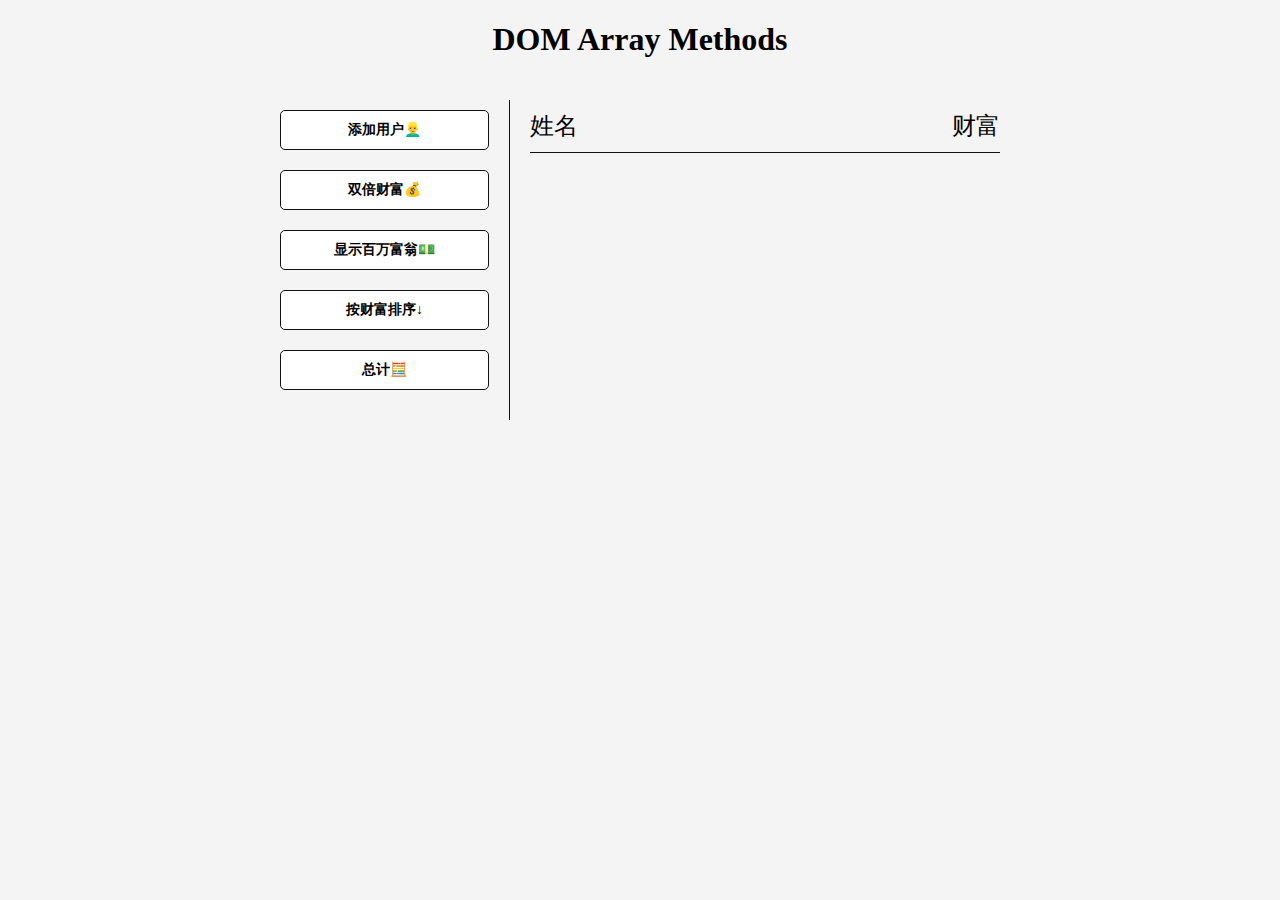
<file: dom-array-methods/index.html>
<!DOCTYPE html>
<html lang="en">
<head>
  <meta charset="UTF-8">
  <meta http-equiv="X-UA-Compatible" content="IE=edge">
  <meta name="viewport" content="width=device-width, initial-scale=1.0">
  <title>dom-array-methods</title>
  <link rel="stylesheet" href="style.css">
</head>
<body>
  <h1>DOM Array Methods</h1>
  <div class="container">
    <aside>
      <button id="add-user">添加用户👱‍♂</button>
      <button id="double">双倍财富💰</button>
      <button id="show-millionaires">显示百万富翁💵</button>
      <button id="sort">按财富排序↓</button>
      <button id="calculate-wealth">总计🧮</button>
    </aside>
    <main id="main">
      <h2><strong>姓名</strong>财富</h2>
    </main>
  </div>
  <script src="script.js"></script>
</body>
</html>
</file>
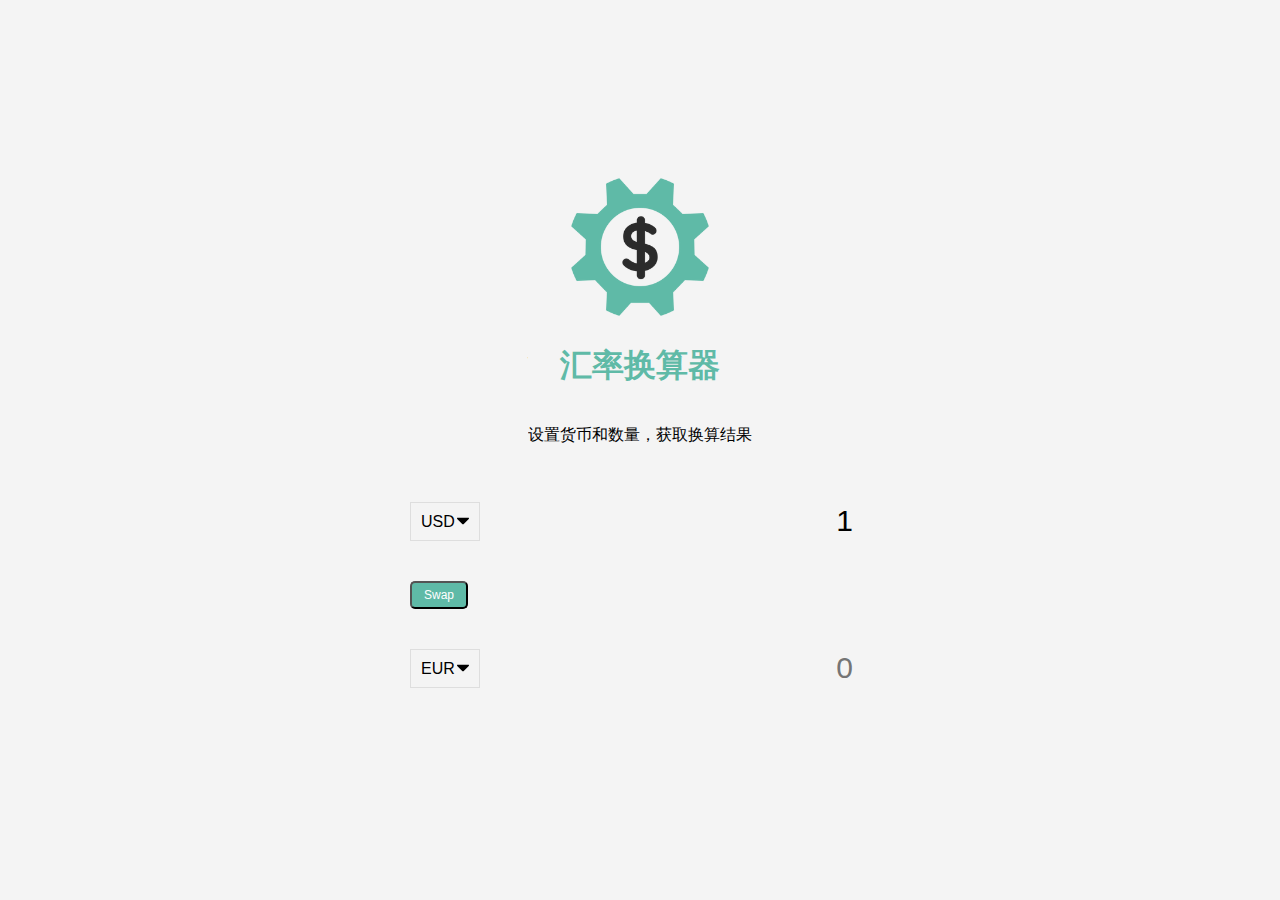
<file: exchange-rate-calculator/index.html>
<!DOCTYPE html>
<html lang="en">
<head>
  <meta charset="UTF-8">
  <meta http-equiv="X-UA-Compatible" content="IE=edge">
  <meta name="viewport" content="width=device-width, initial-scale=1.0">
  <title>exchange-reate-calculator</title>
  <link rel="stylesheet" href="style.css">
</head>
<body>
  <img src="img/money.png" alt="money-img" class="money-img">
  <h1>汇率换算器</h1>
  <p>设置货币和数量，获取换算结果</p>
  <div class="container">
    <div class="currency">
      <select class="currency-one" id="currency-one">
        <option value="AED">AED</option>
          <option value="ARS">ARS</option>
          <option value="AUD">AUD</option>
          <option value="BGN">BGN</option>
          <option value="BRL">BRL</option>
          <option value="BSD">BSD</option>
          <option value="CAD">CAD</option>
          <option value="CHF">CHF</option>
          <option value="CLP">CLP</option>
          <option value="CNY">CNY</option>
          <option value="COP">COP</option>
          <option value="CZK">CZK</option>
          <option value="DKK">DKK</option>
          <option value="DOP">DOP</option>
          <option value="EGP">EGP</option>
          <option value="EUR">EUR</option>
          <option value="FJD">FJD</option>
          <option value="GBP">GBP</option>
          <option value="GTQ">GTQ</option>
          <option value="HKD">HKD</option>
          <option value="HRK">HRK</option>
          <option value="HUF">HUF</option>
          <option value="IDR">IDR</option>
          <option value="ILS">ILS</option>
          <option value="INR">INR</option>
          <option value="ISK">ISK</option>
          <option value="JPY">JPY</option>
          <option value="KRW">KRW</option>
          <option value="KZT">KZT</option>
          <option value="MXN">MXN</option>
          <option value="MYR">MYR</option>
          <option value="NOK">NOK</option>
          <option value="NZD">NZD</option>
          <option value="PAB">PAB</option>
          <option value="PEN">PEN</option>
          <option value="PHP">PHP</option>
          <option value="PKR">PKR</option>
          <option value="PLN">PLN</option>
          <option value="PYG">PYG</option>
          <option value="RON">RON</option>
          <option value="RUB">RUB</option>
          <option value="SAR">SAR</option>
          <option value="SEK">SEK</option>
          <option value="SGD">SGD</option>
          <option value="THB">THB</option>
          <option value="TRY">TRY</option>
          <option value="TWD">TWD</option>
          <option value="UAH">UAH</option>
          <option value="USD" selected>USD</option>
          <option value="UYU">UYU</option>
          <option value="VND">VND</option>
          <option value="ZAR">ZAR</option>
      </select>
      <input type="number" id="amount-one" value="1">
    </div>

    <div class="swap-rate-container">
      <button class="btn" id="swap">Swap</button>
      <div class="rate" id="rate"></div>
    </div>

    <div class="currency">
      <select id="currency-two">
        <option value="AED">AED</option>
        <option value="ARS">ARS</option>
        <option value="AUD">AUD</option>
        <option value="BGN">BGN</option>
        <option value="BRL">BRL</option>
        <option value="BSD">BSD</option>
        <option value="CAD">CAD</option>
        <option value="CHF">CHF</option>
        <option value="CLP">CLP</option>
        <option value="CNY">CNY</option>
        <option value="COP">COP</option>
        <option value="CZK">CZK</option>
        <option value="DKK">DKK</option>
        <option value="DOP">DOP</option>
        <option value="EGP">EGP</option>
        <option value="EUR" selected>EUR</option>
        <option value="FJD">FJD</option>
        <option value="GBP">GBP</option>
        <option value="GTQ">GTQ</option>
        <option value="HKD">HKD</option>
        <option value="HRK">HRK</option>
        <option value="HUF">HUF</option>
        <option value="IDR">IDR</option>
        <option value="ILS">ILS</option>
        <option value="INR">INR</option>
        <option value="ISK">ISK</option>
        <option value="JPY">JPY</option>
        <option value="KRW">KRW</option>
        <option value="KZT">KZT</option>
        <option value="MXN">MXN</option>
        <option value="MYR">MYR</option>
        <option value="NOK">NOK</option>
        <option value="NZD">NZD</option>
        <option value="PAB">PAB</option>
        <option value="PEN">PEN</option>
        <option value="PHP">PHP</option>
        <option value="PKR">PKR</option>
        <option value="PLN">PLN</option>
        <option value="PYG">PYG</option>
        <option value="RON">RON</option>
        <option value="RUB">RUB</option>
        <option value="SAR">SAR</option>
        <option value="SEK">SEK</option>
        <option value="SGD">SGD</option>
        <option value="THB">THB</option>
        <option value="TRY">TRY</option>
        <option value="TWD">TWD</option>
        <option value="UAH">UAH</option>
        <option value="USD">USD</option>
        <option value="UYU">UYU</option>
        <option value="VND">VND</option>
        <option value="ZAR">ZAR</option>
      </select>
      <input type="number" id="amount-two" placeholder="0">
    </div>
  </div>
  <script src="script.js"></script>
</body>
</html>
</file>
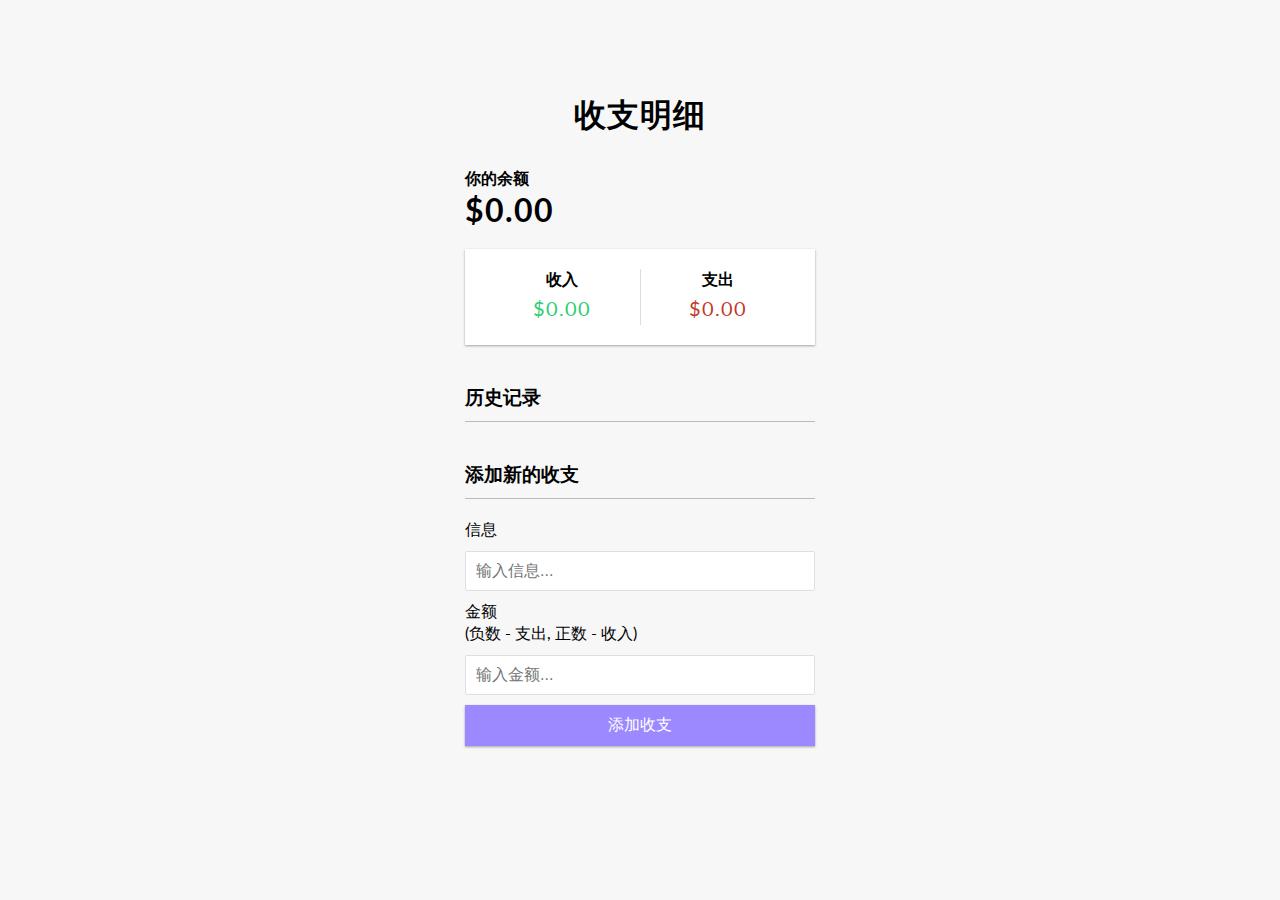
<file: expense-tracker/index.html>
<!DOCTYPE html>
<html lang="en">
<head>
  <meta charset="UTF-8">
  <meta http-equiv="X-UA-Compatible" content="IE=edge">
  <meta name="viewport" content="width=device-width, initial-scale=1.0">
  <title>expense-tracker</title>
  <link rel="stylesheet" href="style.css">
</head>
<body>
  <h1>收支明细</h1>
  <div class="container">
    <h4>你的余额</h4>
    <h1 id="balance">$0.00</h1>
    <div class="inc-exp-container">
      <div>
        <h4>收入</h4>
        <p id="money-plus" class="money plus">$0.00</p>
      </div>
      <div>
        <h4>支出</h4>
        <p id="money-minus" class="money minus">$0.00</p>
      </div>
    </div>
    

    <h3>历史记录</h3>
    <ul id="list" class="list"></ul>
    <h3>添加新的收支</h3>
    <form id="form">
      <div class="form-control">
        <label for="text">信息</label>
        <input type="text" id="text" placeholder="输入信息...">
      </div>
      <div class="form-control">
        <label for="amount">
          金额<br>
          (负数 - 支出, 正数 - 收入)
        </label>
        <input type="number" id="amount" step="0.01" placeholder="输入金额...">
      </div>
      <button class="btn" type="submit">添加收支</button>
    </form>
  </div>
  <script src="script.js"></script>
</body>
</html>
</file>
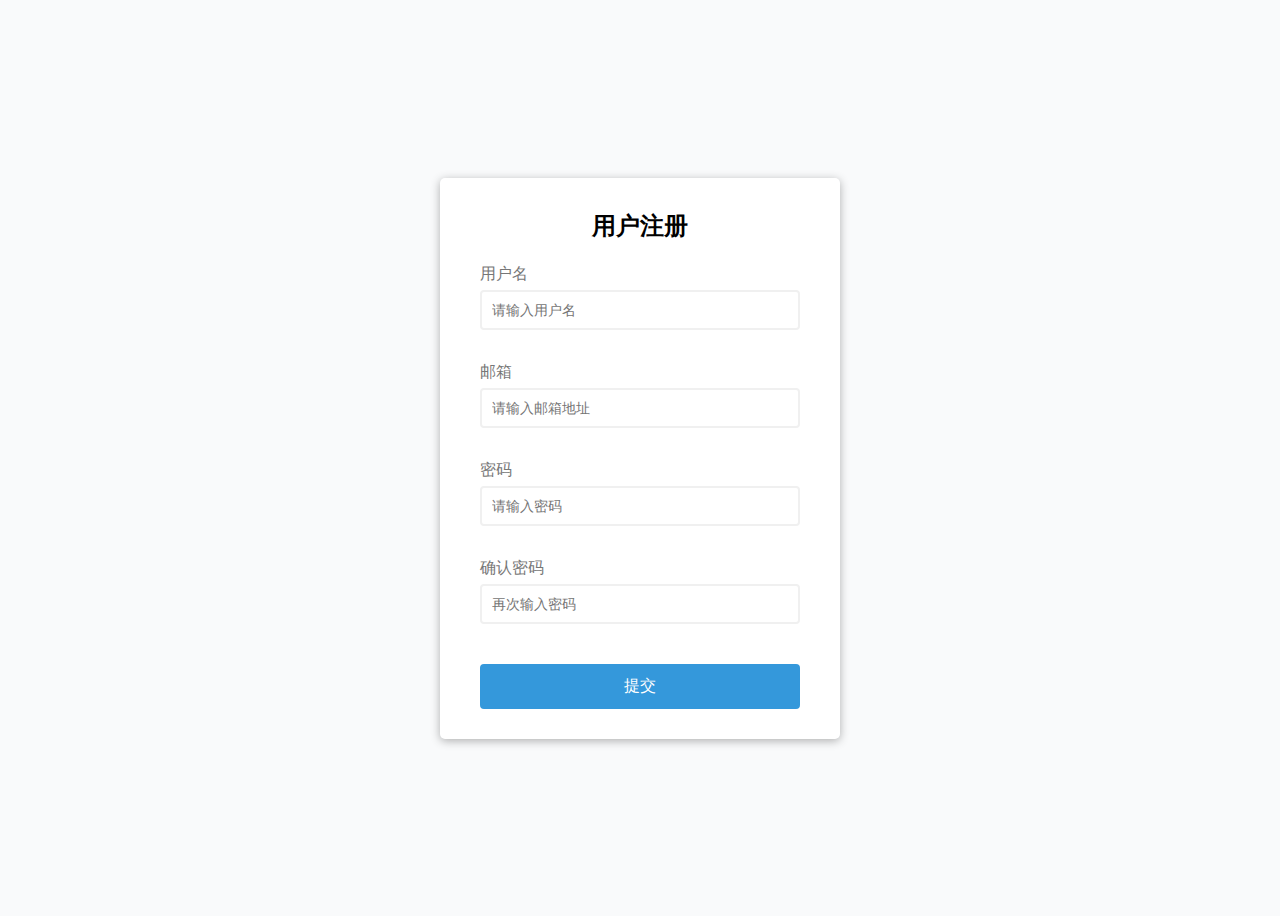
<file: form-validator/index.html>
<!DOCTYPE html>
<html lang="en">
<head>
  <meta charset="UTF-8"/>
  <meta name="viewport" content="width=device-width, initial-scale=1.0"/>
  <meta http-equiv="X-UA-Compatible" content="ie=edge"/>
  <link rel="stylesheet" href="style.css"/>
  <title>form-validator</title>
</head>
<body>
<div class="container">
  <form id="form" class="form">
    <h2>用户注册</h2>

    <div class="form-control">
      <label for="username">用户名</label>
      <input type="text" id="username" placeholder="请输入用户名">
      <small>Error message</small>
    </div>

    <div class="form-control">
      <label for="email">邮箱</label>
      <input type="text" id="email" placeholder="请输入邮箱地址">
      <small>Error message</small>
    </div>

    <div class="form-control">
      <label for="password">密码</label>
      <input type="password" id="password" placeholder="请输入密码">
      <small>Error message</small>
    </div>

    <div class="form-control">
      <label for="passwordConfirm">确认密码</label>
      <input type="password" id="passwordConfirm" placeholder="再次输入密码">
      <small>Error message</small>
    </div>

    <button>提交</button>
  </form>
</div>

<script src="script.js"></script>
</body>
</html>
</file>
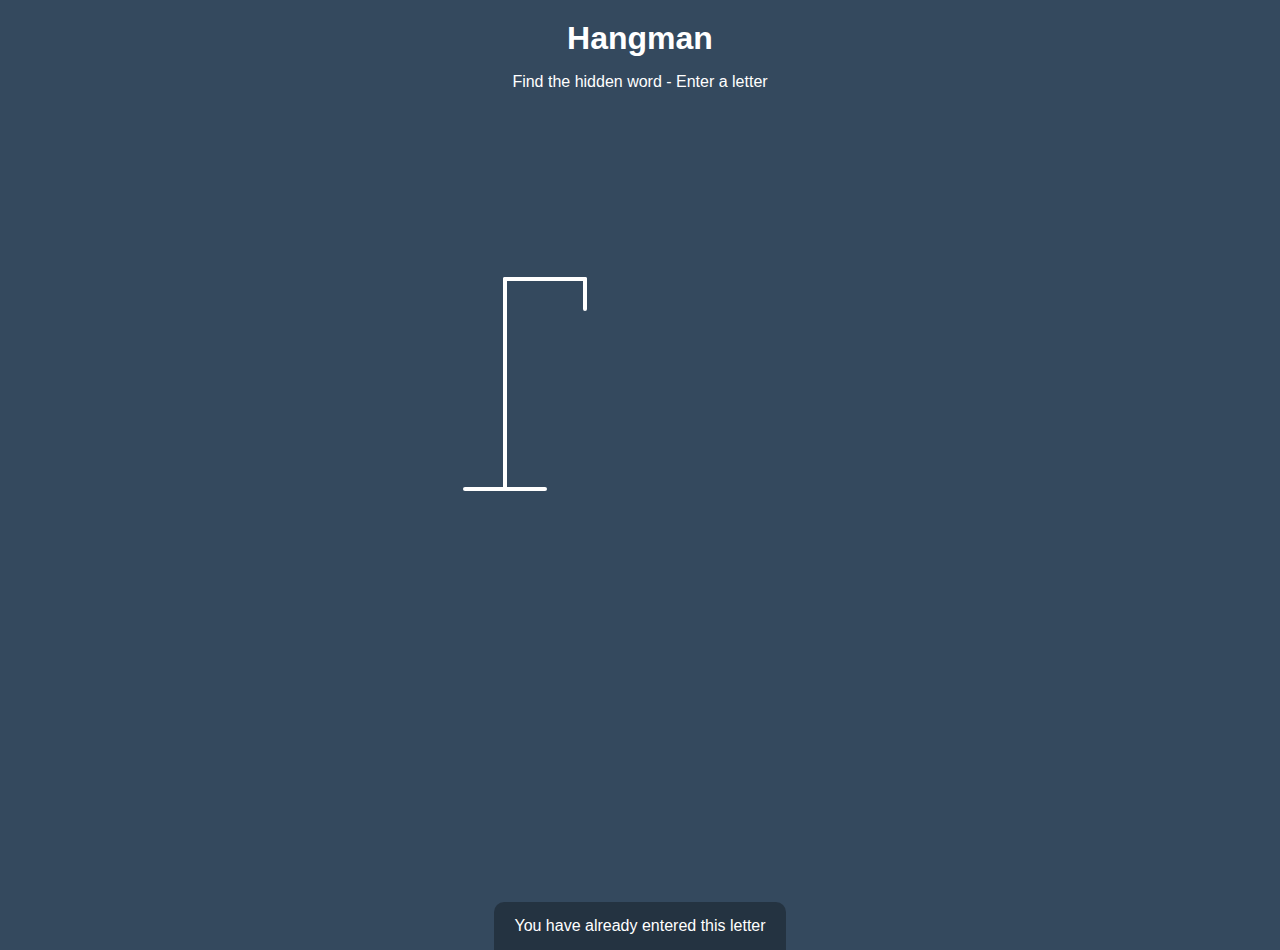
<file: hangman-game/index.html>
<!DOCTYPE html>
<html lang="en">
<head>
  <meta charset="UTF-8">
  <meta http-equiv="X-UA-Compatible" content="IE=edge">
  <meta name="viewport" content="width=device-width, initial-scale=1.0">
  <title>hangman-game</title>
  <link rel="stylesheet" href="style.css">
</head>
<body>
  <h1>Hangman</h1>
  <P>Find the hidden word - Enter a letter</P>
  <div class="game-container">
    <svg height="250" width="200" class="figure-container">
      <!-- Rod -->
      <line x1="60" y1="20" x2="140" y2="20"></line>
      <line x1="140" y1="20" x2="140" y2="50"></line>
      <line x1="60" y1="20" x2="60" y2="230"></line>
      <line x1="20" y1="230" x2="100" y2="230"></line>
      <!-- Head -->
      <circle cx="140" cy="70" r="20" class="figure-part"></circle>
      <!-- Body -->
      <line x1="140" y1="90" x2="140" y2="150" class="figure-part"></line>
      <!-- Arms -->
      <line x1="140" y1="120" x2="120" y2="100" class="figure-part"></line>
      <line x1="140" y1="120" x2="160" y2="100" class="figure-part"></line>
      <!-- Legs -->
      <line x1="140" y1="150" x2="120" y2="180" class="figure-part"></line>
      <line x1="140" y1="150" x2="160" y2="180" class="figure-part"></line>
    </svg>
    <div class="wrong-letters-container">
      <div id="worng-letters"></div>
    </div>
    
    <div class="wrong-letters-container">
      <div id="wrong-letters"></div>
    </div>

    <div class="word" id="word">
      <!-- add spans here -->
    </div>
  </div>
  <!-- Container for final message -->
  <div class="popup-container" id="popup-container">
    <div class="popup">
      <h2 id="final-message"></h2>
      <h3 id="final-message-reveal-word"></h3>
      <button id="play-button">Play Again</button>
    </div>
  </div>
  <!-- Notification -->
  <div class="notification-container" id="notification-container">
    <p>You have already entered this letter</p>
  </div>
  <script src="script.js"></script>
</body>
</html>
</file>
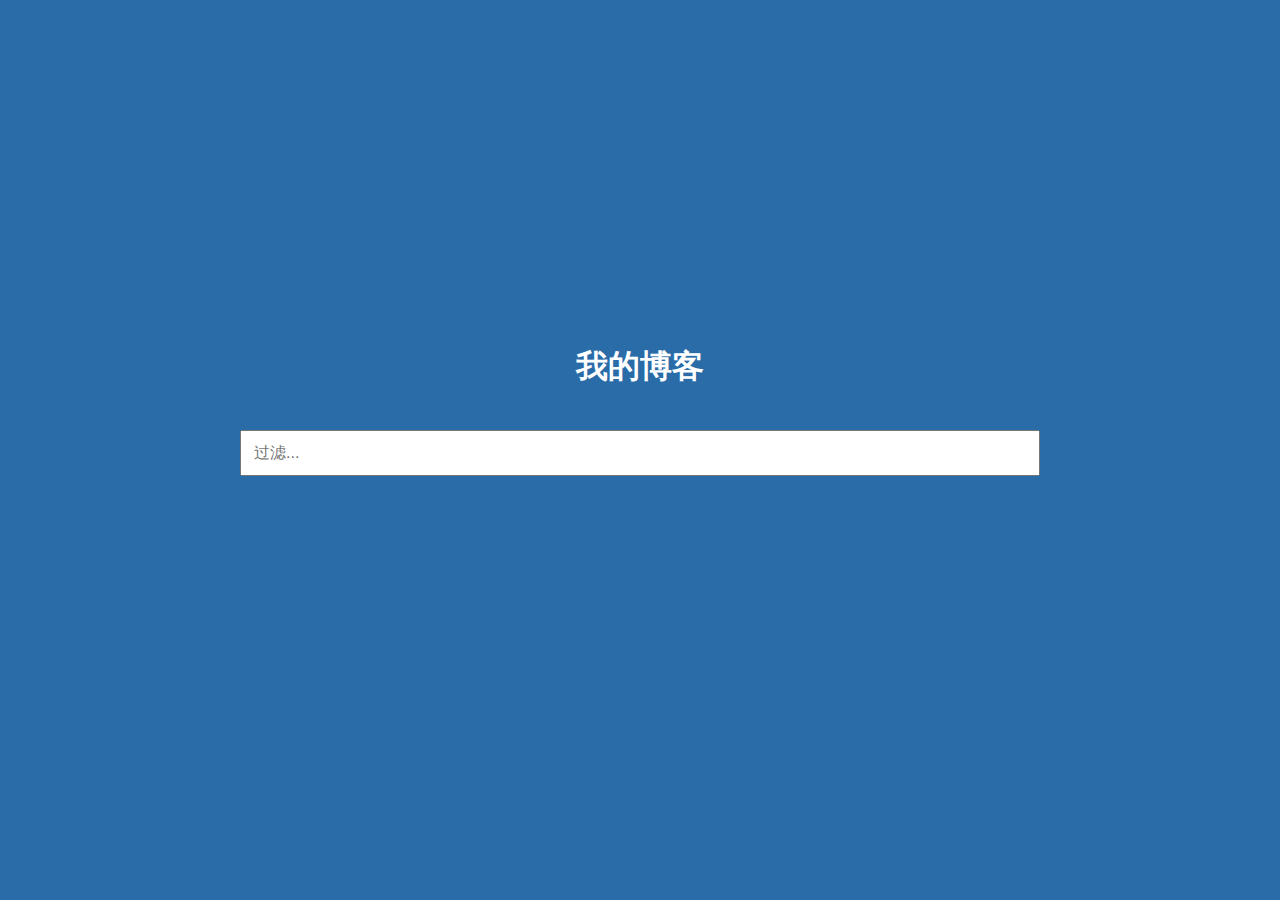
<file: infinite-scroll-blog/index.html>
<!DOCTYPE html>
<html lang="en">
<head>
  <meta charset="UTF-8">
  <meta http-equiv="X-UA-Compatible" content="IE=edge">
  <meta name="viewport" content="width=device-width, initial-scale=1.0">
  <link rel="stylesheet" href="style.css">
  <title>infinite-scroll-blog</title>
</head>
<body>
  <h1>我的博客</h1>
  <div class="filter-container">
    <input type="text" id="filter" class="filter" placeholder="过滤...">
  </div>
  <div id="posts-container">
    
  </div>

  <div class="loader">
    <div class="circle"></div>
    <div class="circle"></div>
    <div class="circle"></div>
  </div>
  <script src="script.js"></script>
</body>
</html>
</file>
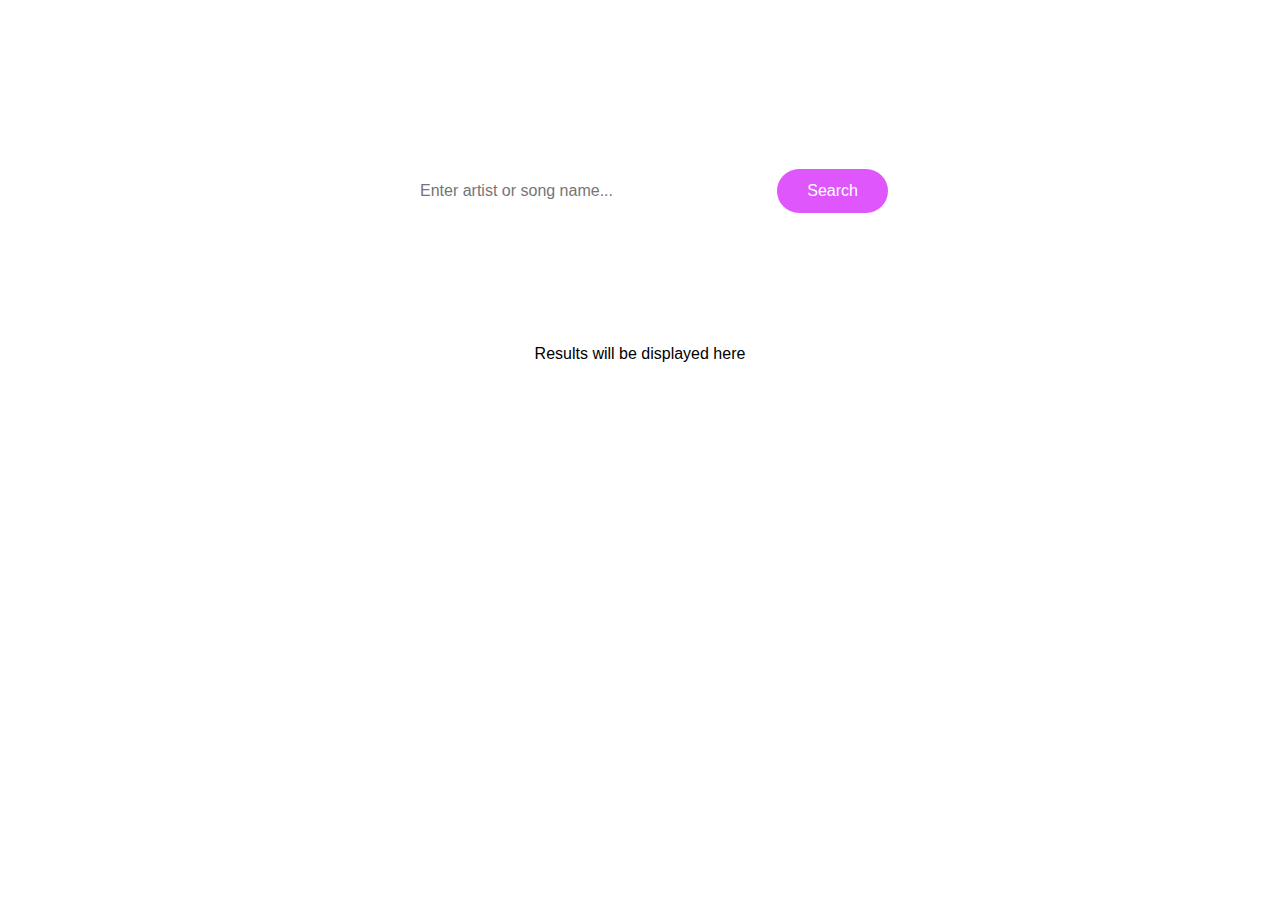
<file: lyrics-search/index.html>
<!DOCTYPE html>
<html lang="en">
<head>
  <meta charset="UTF-8">
  <meta http-equiv="X-UA-Compatible" content="IE=edge">
  <meta name="viewport" content="width=device-width, initial-scale=1.0">
  <title>lyrics-search</title>
  <link rel="stylesheet" href="style.css">
</head>
<body>
  <header>
    <h1>LyricsSearch</h1>
    <form id="form">
      <input type="text" id="search" placeholder="Enter artist or song name...">
      <button>Search</button>
    </form>
  </header>

  <div id="result" class="container">
    <p>Results will be displayed here</p>
  </div>
  <div id="more" class="container centered"></div>  
  <script src="script.js"></script>
</body>
</html>
</file>
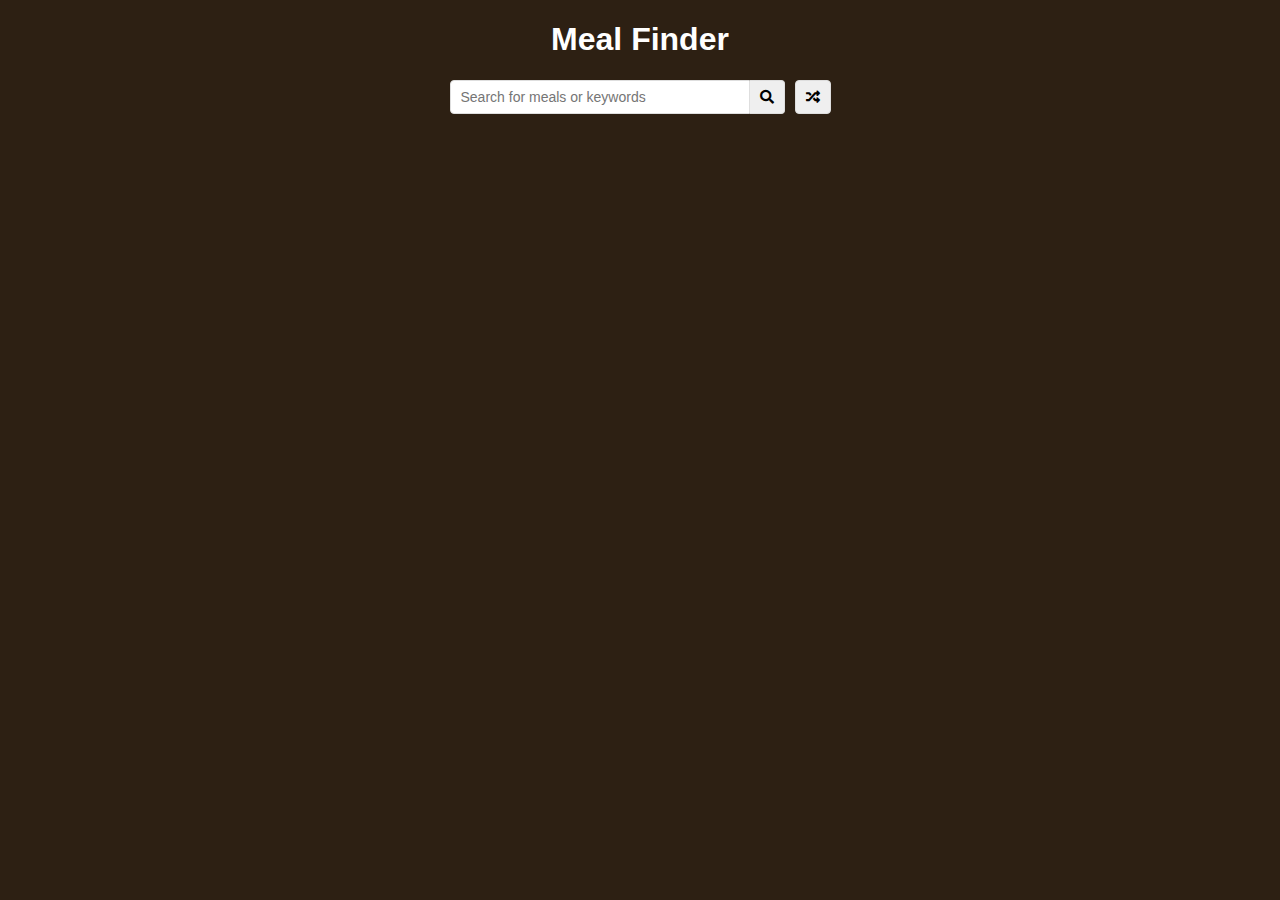
<file: meal-finder/index.html>
<!DOCTYPE html>
<html lang="en">
<head>
  <meta charset="UTF-8">
  <meta http-equiv="X-UA-Compatible" content="IE=edge">
  <meta name="viewport" content="width=device-width, initial-scale=1.0">
  <title>meal-finder</title>
  <link rel="stylesheet" href="style.css">
  <link
      rel="stylesheet"
      href="https://cdnjs.cloudflare.com/ajax/libs/font-awesome/5.10.2/css/all.min.css"
    />
</head>
<body>
  <div class="container">
    <h1>Meal Finder</h1>
    <div class="flex">
      <form class="flex" id="submit">
        <input type="text" id="search" placeholder="Search for meals or keywords">
        <button class="search-btn" type="submit">
          <i class="fas fa-search"></i>
        </button>
      </form>
      <button class="random-btn" id="random">
        <i class="fas fa-random"></i>
      </button>
    </div>
    <div id="result-heading"></div>
    <div id="meals" class="meals"></div>
    <div id="single-meal"></div>
  </div>
  
  
  <script src="script.js"></script>
</body>
</html>
</file>
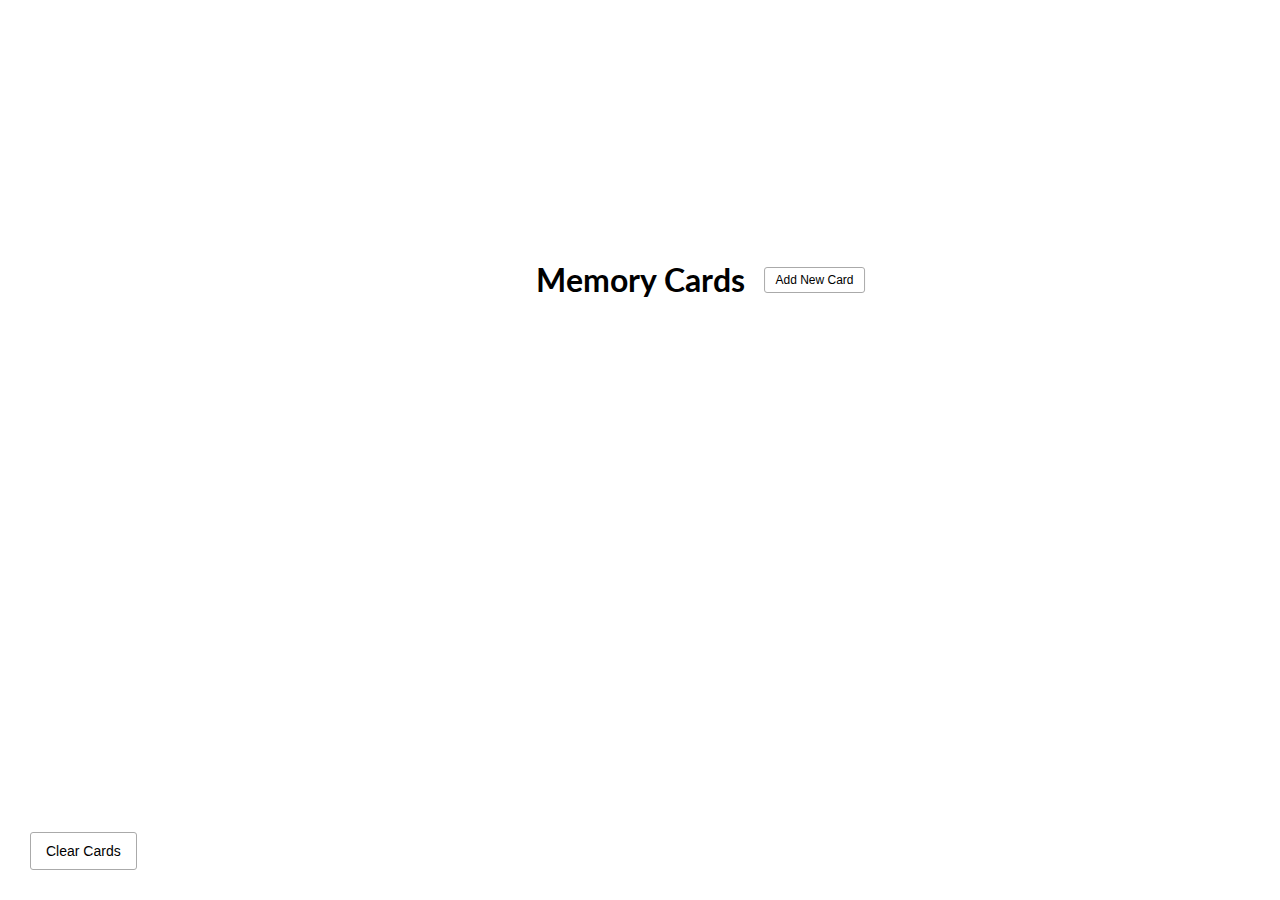
<file: memory-cards/index.html>
<!DOCTYPE html>
<html lang="en">
<head>
  <meta charset="UTF-8">
  <meta http-equiv="X-UA-Compatible" content="IE=edge">
  <meta name="viewport" content="width=device-width, initial-scale=1.0">
  <title>memory-cards</title>
  <link rel="stylesheet" href="style.css">
  <link
      rel="stylesheet"
      href="https://cdnjs.cloudflare.com/ajax/libs/font-awesome/5.11.2/css/all.min.css"
      integrity="sha256-+N4/V/SbAFiW1MPBCXnfnP9QSN3+Keu+NlB+0ev/YKQ="
      crossorigin="anonymous"
    />
</head>
<body>
  <button id="clear" class="clear btn">
    <i class="fas fa-trash"></i> Clear Cards
  </button>

  <h1>
    Memory Cards
    <button id="show" class="btn btn-small">
      <i class="fas fa-plus"></i> Add New Card
    </button>
  </h1>
  
  <div id="cards-container" class="cards">

  </div>

  <div class="navigation">
    <button id="prev" class="nav-button">
      <i class="fas fa-arrow-left"></i>
    </button>

    <p id="current"></p>

    <button id="next" class="nav-button">
      <i class="fas fa-arrow-right"></i>
    </button>
  </div>

  <div id="add-container" class="add-container">
    <h1>
      Add New Card
      <button id="hide" class="btn btn-small btn-ghost">
        <i class="fas fa-times"></i>
      </button>
    </h1>

    <div class="form-group">
      <label for="question">Question</label>
      <textarea id="question" placeholder="Enter question..."></textarea>
    </div>

    <div class="form-group">
      <label for="answer">Answer</label>
        <textarea id="answer" placeholder="Enter Answer..."></textarea>
    </div>
    <button id="add-card" class="btn">
      <i class="fas fa-plus"></i> Add Card
    </button>
  </div>
  <script src="script.js"></script>
</body>
</html>
</file>
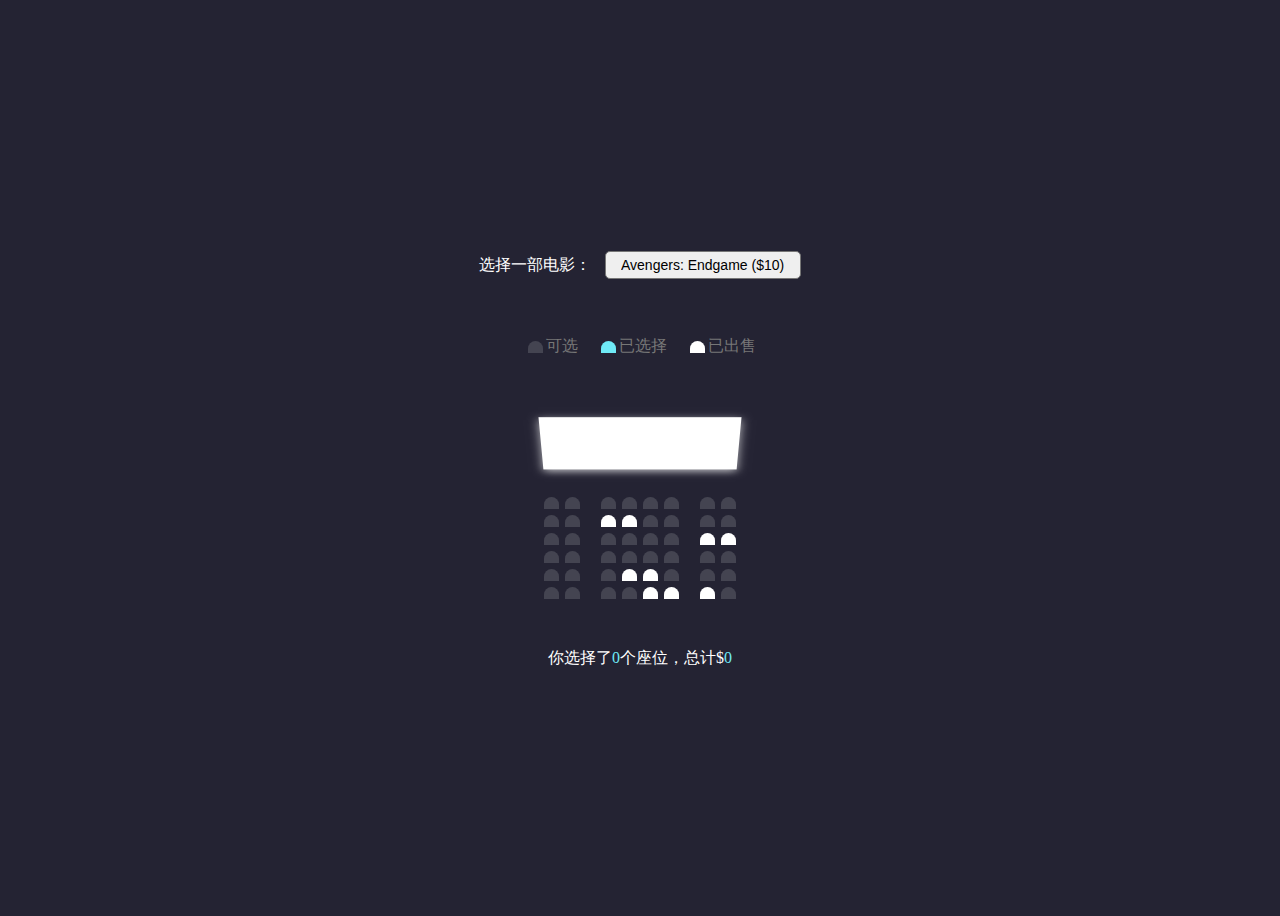
<file: movie-seat-booking/index.html>
<!DOCTYPE html>
<html lang="en">
<head>
  <meta charset="UTF-8">
  <meta http-equiv="X-UA-Compatible" content="IE=edge">
  <meta name="viewport" content="width=device-width, initial-scale=1.0">
  <link rel="stylesheet" href="style.css">
  <title>电影选座</title>
</head>
<body>
  <div class="movie-container">
    选择一部电影：
    <select id="movies">
      <option value="10">Avengers: Endgame ($10)</option>
      <option value="12">Joker ($12)</option>
      <option value="8">Toy Story 4 ($8)</option>
      <option value="9">The Lion King ($9)</option>
    </select>
  </div>
  <ul class="showcase">
    <li>
      <div class="seat"></div><p>可选</p>
    </li>
    <li>
      <div class="seat selected"></div><p>已选择</p>
    </li>
    <li>
      <div class="seat occupied"></div><p>已出售</p>
    </li>
  </ul>
  <div class="container">
    <div class="screen"></div>
    <div class="row">
      <div class="seat"></div>
      <div class="seat"></div>
      <div class="seat"></div>
      <div class="seat"></div>
      <div class="seat"></div>
      <div class="seat"></div>
      <div class="seat"></div>
      <div class="seat"></div>
    </div>
    <div class="row">
      <div class="seat"></div>
      <div class="seat"></div>
      <div class="seat occupied"></div>
      <div class="seat occupied"></div>
      <div class="seat"></div>
      <div class="seat"></div>
      <div class="seat"></div>
      <div class="seat"></div>
    </div>
    <div class="row">
      <div class="seat"></div>
      <div class="seat"></div>
      <div class="seat"></div>
      <div class="seat"></div>
      <div class="seat"></div>
      <div class="seat"></div>
      <div class="seat occupied"></div>
      <div class="seat occupied"></div>
    </div>
    <div class="row">
      <div class="seat"></div>
      <div class="seat"></div>
      <div class="seat"></div>
      <div class="seat"></div>
      <div class="seat"></div>
      <div class="seat"></div>
      <div class="seat"></div>
      <div class="seat"></div>
    </div>
    <div class="row">
      <div class="seat"></div>
      <div class="seat"></div>
      <div class="seat"></div>
      <div class="seat occupied"></div>
      <div class="seat occupied"></div>
      <div class="seat"></div>
      <div class="seat"></div>
      <div class="seat"></div>
    </div>
    <div class="row">
      <div class="seat"></div>
      <div class="seat"></div>
      <div class="seat"></div>
      <div class="seat"></div>
      <div class="seat occupied"></div>
      <div class="seat occupied"></div>
      <div class="seat occupied"></div>
      <div class="seat"></div>
    </div>
  </div>
  
  <p class="text">你选择了<span id="count">0</span>个座位，总计$<span id="total">0</span></p>
  <script src="script.js"></script>
</body>
</html>
</file>
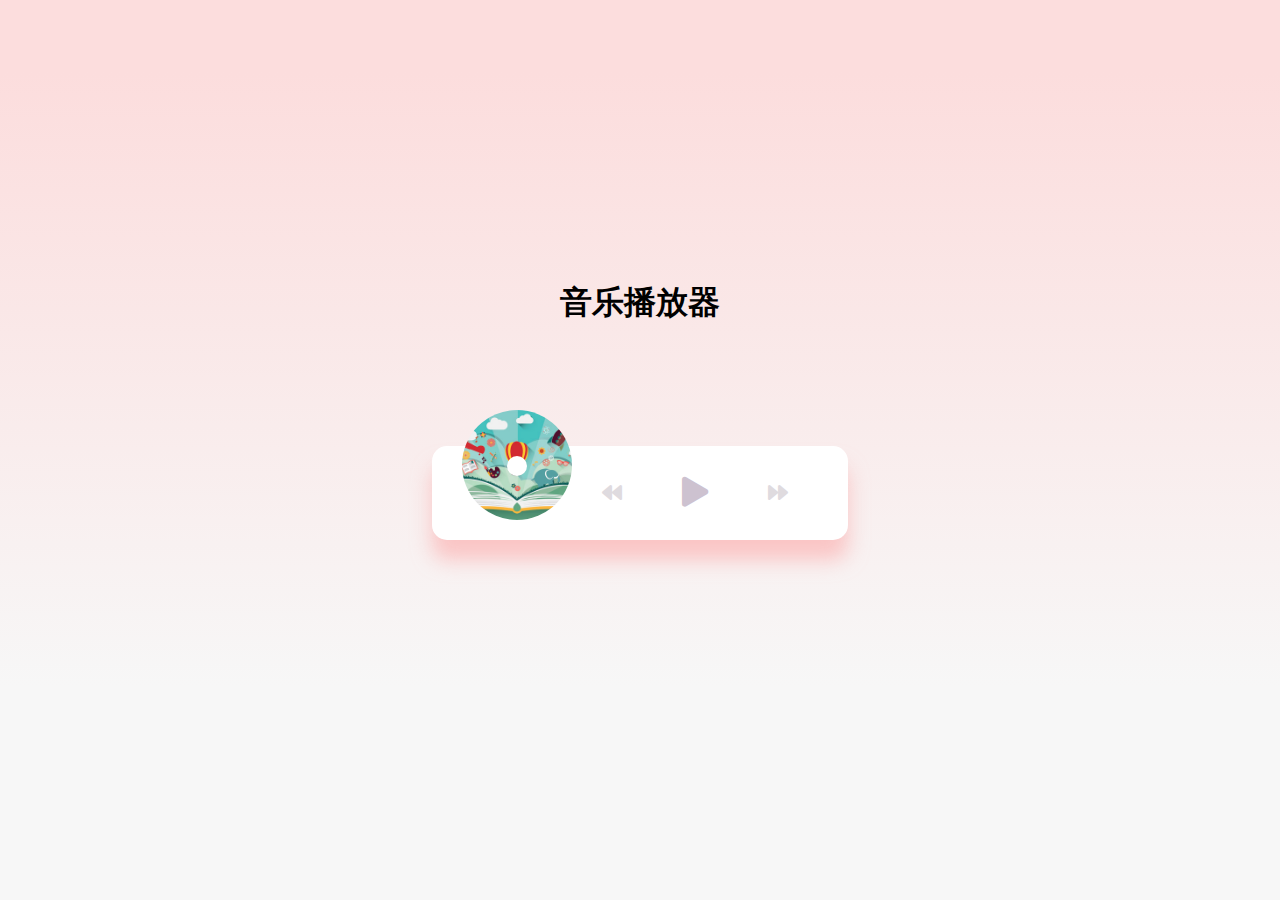
<file: music-player/index.html>
<!DOCTYPE html>
<html lang="en">
  <head>
    <meta charset="UTF-8" />
    <meta http-equiv="X-UA-Compatible" content="IE=edge" />
    <meta name="viewport" content="width=device-width, initial-scale=1.0" />
    <link rel="stylesheet" href="style.css" />
    <link
      rel="stylesheet"
      href="https://cdnjs.cloudflare.com/ajax/libs/font-awesome/5.10.2/css/all.min.css"
    />
    <title>music-player</title>
  </head>
  <body>
    <h1>音乐播放器</h1>
    <div class="music-container" id="music-container">
      <div class="music-info">
        <h4 id="title"></h4>
        <div class="progress-container" id="progress-container">
          <div class="progress" id="progress"></div>
        </div>
      </div>

      <audio src="music/ukulele.mp3" id="audio"></audio>

      <div class="img-container">
        <img src="images/ukulele.jpg" alt="music-cover" id="cover" />
      </div>

      <div class="navigation">
        <button id="prev" class="action-btn">
          <i class="fas fa-backward"></i>
        </button>
        <button id="play" class="action-btn action-btn-big">
          <i class="fas fa-play"></i>
        </button>
        <button id="next" class="action-btn">
          <i class="fas fa-forward"></i>
        </button>
      </div>
    </div>
    <script src="script.js"></script>
  </body>
</html>
</file>
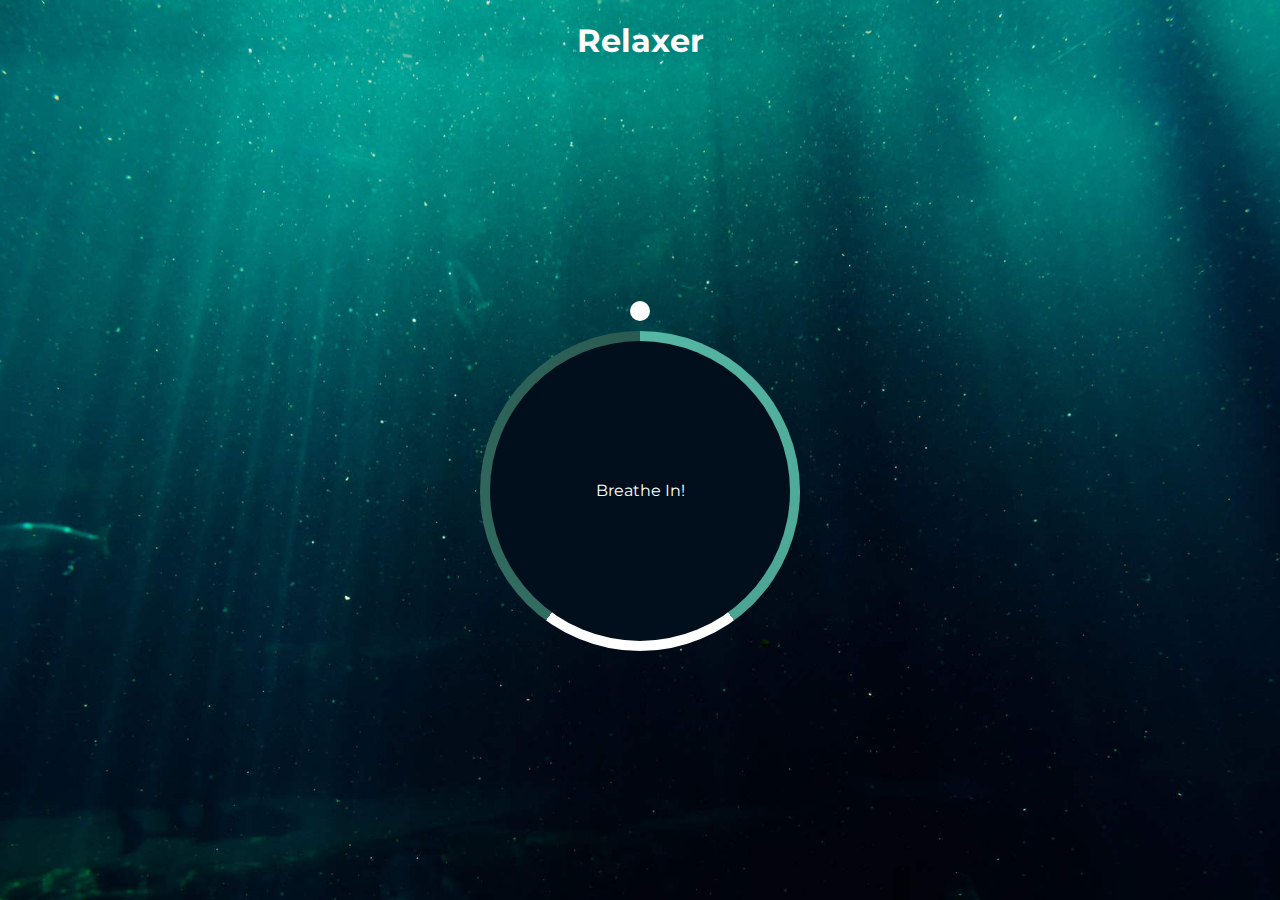
<file: relaxer-app/index.html>
<!DOCTYPE html>
<html lang="en">
<head>
  <meta charset="UTF-8">
  <meta http-equiv="X-UA-Compatible" content="IE=edge">
  <meta name="viewport" content="width=device-width, initial-scale=1.0">
  <link rel="stylesheet" href="style.css">
  <title>relaxer-app</title>
</head>
<body>
  <h1>Relaxer</h1>

  <div class="container" id="container">
    <div class="circle"></div>
    <p id="text"></p>
    <div class="pointer-container">
      <span class="pointer"></span>
    </div>
    <div class="gradient-circle"></div>
  </div>

<script src="script.js"></script>
</body>
</html>
</file>
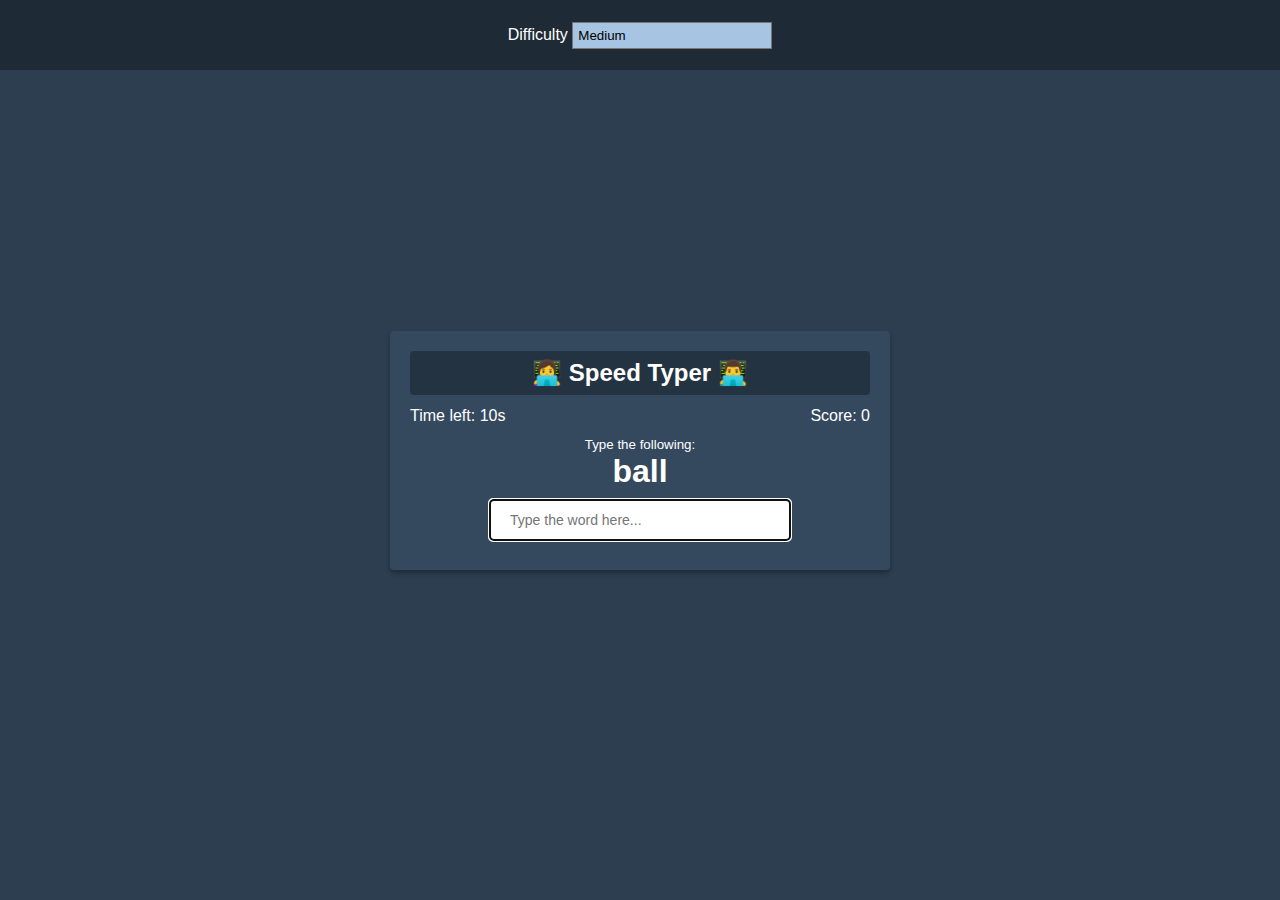
<file: typing-game/index.html>
<!DOCTYPE html>
<html lang="en">
  <head>
    <meta charset="UTF-8" />
    <meta http-equiv="X-UA-Compatible" content="IE=edge" />
    <meta name="viewport" content="width=device-width, initial-scale=1.0" />
    <title>speed-typer</title>
    <link rel="stylesheet" href="style.css" />
    <link
      rel="stylesheet"
      href="https://cdnjs.cloudflare.com/ajax/libs/font-awesome/5.11.2/css/all.min.css"
      integrity="sha256-+N4/V/SbAFiW1MPBCXnfnP9QSN3+Keu+NlB+0ev/YKQ="
      crossorigin="anonymous"
    />
  </head>
  <body>
    <div class="settings" id="settings">
      <form id="settings-form">
        <div>
          <label for="difficulty">Difficulty</label>
          <select id="difficulty">
            <option value="easy">Easy</option>
            <option value="medium">Medium</option>
            <option value="hard">Hard</option>
          </select>
        </div>
      </form>
    </div>

    <div class="container">
      <h2>👩‍💻 Speed Typer 👨‍💻</h2>
      <small>Type the following:</small>
      <h1 id="word"></h1>
      <input
        type="text"
        id="text"
        autocomplete="off"
        placeholder="Type the word here..."
        autofocus
      />
      <p class="time-container">Time left: <span id="time">10s</span></p>
      <p class="score-container">Score: <span id="score">0</span></p>
      <div id="end-game-container" class="end-game-container"></div>
    </div>
    <script src="script.js"></script>
  </body>
</html>
</file>
<file: dom-array-methods/style.css>
*{
  box-sizing: border-box;
}

body{
  background-color: #f4f4f4;
  display: flex;
  align-items: center;
  flex-direction: column;
  min-height: 100vh;
  margin:0;
}

.container{
  display: flex;
  padding: 20px;
  max-width: 100%;
  margin:0 auto;
  width: 800px;
}

aside{
  padding: 10px 20px;
  width: 250px;
  border-right: 1px solid #111;
}

main{
  padding:10px 20px;
  flex:1;
}

button{
  display: block;
  cursor:pointer;
  background-color: #fff;
  border: solid 1px #111;
  border-radius: 5px;
  width: 100%;
  padding: 10px;
  margin-bottom: 20px;
  font-weight: bold;
  font-size: 14px;
}

h2{
  border-bottom: 1px solid #111;
  padding-bottom: 10px;
  display: flex;
  justify-content: space-between;
  font-weight: 300;
  margin:0 0 20px;
}

.person{
  display: flex;
  justify-content: space-between;
  font-size: 20px;
  margin-bottom: 10px;
}

h3{
  background-color: #fff;
  border-bottom: 1px solid #111;
  padding: 10px;
  display: flex;
  justify-content: space-between;
  font-weight: 300;
  margin: 20px 0 0;
}
</file>
<file: exchange-rate-calculator/style.css>
*{
  box-sizing: border-box;
}
:root{
  --primary-color:#5fbaa7;
}

body{
  background-color: rgb(244, 244, 244);
  /* font-family: Arial, Helvetica, sans-serif; */
  display: flex;
  flex-direction: column;
  align-items: center;
  justify-content: center;
  height: 100vh;
  margin: 0px;
  padding: 20px;
}

img{
  width: 150px;
}

h1{
  color:var(--primary-color);
}
p{
  text-align: center;
}

.currency{
  padding:40px 0;
  display: flex;
  align-items: center;
  justify-content: space-around;
}

.currency select{
  appearance:none;
  font-size: 16px;
  padding:10px 20px 10px 10px;
  border: 1px solid rgb(222,222,222);

  background: transparent;
  background-image: url('data:image/svg+xml;charset=US-ASCII,%3Csvg%20xmlns%3D%22http%3A%2F%2Fwww.w3.org%2F2000%2Fsvg%22%20width%3D%22292.4%22%20height%3D%22292.4%22%3E%3Cpath%20fill%3D%22%20000002%22%20d%3D%22M287%2069.4a17.6%2017.6%200%200%200-13-5.4H18.4c-5%200-9.3%201.8-12.9%205.4A17.6%2017.6%200%200%200%200%2082.2c0%205%201.8%209.3%205.4%2012.9l128%20127.9c3.6%203.6%207.8%205.4%2012.8%205.4s9.2-1.8%2012.8-5.4L287%2095c3.5-3.5%205.4-7.8%205.4-12.8%200-5-1.9-9.2-5.5-12.8z%22%2F%3E%3C%2Fsvg%3E');
  background-position: right 10px top 50%, 0, 0;
  background-size: 12px auto, 100%;
  background-repeat: no-repeat;
}
.currency input{
  outline: transparent;
  border:0px;
  background: transparent;
  font-size: 30px;
  text-align: right;
}
.swap-rate-container{
  display: flex;
  align-items: center;
  justify-content: space-between;
}

.btn{
  color:#fff;
  background-color: var(--primary-color);
  cursor:pointer;
  border-radius:5px;
  font-size: 12px;
  padding:5px 12px;
}

.rate{
  color:var(--primary-color);
  font-size: 14px;
  padding:0 10px;
}
</file>
<file: expense-tracker/style.css>
@import url('https://fonts.googleapis.com/css?family=Lato&display=swap');

*{
  box-sizing: border-box;
}

:root {
  --box-shadow: 0 1px 3px rgba(0, 0, 0, 0.12), 0 1px 2px rgba(0, 0, 0, 0.24);
}

body{
  background-color: #f7f7f7;
  display: flex;
  flex-direction: column;
  align-items: center;
  justify-content: center;
  min-height: 100vh;
  margin:0;
  font-family: 'Lato', sans-serif;
}

.container{
  margin: 30px auto;
  width: 350px;
}
h4{
  margin:0;
  text-transform: uppercase;
}
h1{
  margin:0;
  letter-spacing: 1px;
}
.inc-exp-container{
  background-color: #fff;
  box-shadow: var(--box-shadow);
  padding: 20px;
  display: flex;
  justify-content: space-around;
  margin:20px 0;
}

.inc-exp-container > div{
  flex:1;
  text-align: center;
}


.inc-exp-container > div:first-of-type {
  border-right: 1px solid #dedede;
}

.money{
  font-size: 20px;
  letter-spacing: 1px;
  margin:5px 0;
}
.money.plus{
  color:#2ecc71;
}
.money.minus{
  color:#c0392b;
}
h3{
  border-bottom: 1px solid #bbb;
  padding-bottom: 10px;
  margin:40px 0 10px;
}

label{
  display: inline-block;
  margin:10px 0;
}
input{
  border:1px solid #dedede;
  border-radius: 2px;  
  display: block;
  font-size: 16px;
  padding: 10px;
  width: 100%;
}
.btn{
  cursor:pointer;
  background-color: #9c88ff;
  box-shadow: var(--box-shadow);
  color: #fff;
  border:0;
  display: block;
  font-size: 16px;
  margin:10px 0 30px;
  padding: 10px;
  width: 100%;
}

.delete-btn {
  cursor: pointer;
  background-color: #e74c3c;
  border: 0;
  color: #fff;
  font-size: 20px;
  line-height: 20px;
  padding: 2px 5px;
  position: absolute;
  top: 50%;
  left: 0;
  transform: translate(-100%, -50%);
  opacity: 0;
  transition: opacity 0.3s ease;
}
.list{
  list-style-type: none;
  padding: 0;
  margin-bottom: 40px;
}
.list li {
  background-color: #fff;
  box-shadow: var(--box-shadow);
  color: #333;
  display: flex;
  justify-content: space-between;
  position: relative;
  padding: 10px;
  margin: 10px 0;
}
.list li.minus {
  border-right: 5px solid #c0392b;
}
.list li.plus {
  border-right: 5px solid #2ecc71;
}

.list li:hover .delete-btn {
  opacity: 1;
}
</file>
<file: form-validator/style.css>
@import url("https://fonts.googleapis.com/css?family=Open+Sans&display=swap");

:root {
  --success-color: #2ecc71;
  --error-color: #e74c3c;
}

* {
  box-sizing: border-box;
}
body {
  background-color: #f9fafb;
  font-family: "Open Sans", sans-serif;

  display: flex;
  align-items: center;
  justify-content: center;
  min-height: 100vh;
}
.container {
  width: 400px;
  background-color: #fff;
  border-radius: 5px;
  box-shadow: 0 2px 10px rgba(0, 0, 0, 0.3);
}
.form {
  padding: 30px 40px;
}
h2 {
  text-align: center;
  margin: 0 0 20px;
}
.form-control {
  margin-bottom: 10px;
  padding-bottom: 20px;
  position: relative;
}
.form-control label {
  color: #777;
  display: block;
  margin-bottom: 5px;
}
.form-control input {
  border: 2px solid #f0f0f0;
  border-radius: 4px;
  display: block;
  width: 100%;
  padding: 10px;
  font-size: 14px;
}
.form-control input:focus {
  outline: none;
  border-color: #777;
}
.form-control.success input {
  border-color: var(--success-color);
}

.form-control.error input {
  border-color: var(--error-color);
}

.form-control small {
  color: var(--error-color);
  position: absolute;
  bottom: 0;
  left: 0;
  visibility: hidden;
}
.form-control.error small{
  visibility: visible;
}


form button {
  cursor: pointer;
  background-color: #3498db;
  border: 2px solid #3498db;
  border-radius: 4px;
  color: #fff;
  display: block;
  font-size: 16px;
  padding: 10px;
  margin-top: 20px;
  width: 100%;
}
</file>
<file: hangman-game/style.css>
*{
  box-sizing: border-box;
}

body{
  background-color: #34495e;
  color:#fff;
  font-family: Arial, Helvetica, sans-serif;
  margin:0;
  display: flex;
  flex-direction: column;
  align-items: center;
  height: 80vh;
  overflow: hidden;
}

h1{
  margin: 20px 0px 0px;
}

.game-container{
  padding:20px 30px;
  position: relative;
  margin:auto;
  height: 350px;
  width: 450px;
}

.wrong-letters-container{
  position: absolute;
  top: 20px;
  right: 20px;
  display: flex;
  flex-direction: column;
  text-align: right;
}
.word{
  display: flex;
  position: absolute;
  bottom: 10px;
  left: 50%;
  transform: translateX(-50%);
}

.letter{
  border-bottom: 3px solid rgb(41,128,185);
  display: inline-flex;
  font-size: 30px;
  align-items: center;
  justify-content: center;
  margin:0px 3px;
  height: 50px;
  width: 20px;
}

.popup-container{
  background-color: rgba(0,0,0,.3);
  position: fixed;
  inset:0;
  display: none;
  align-items: center;
  justify-content: center;
}
.popup-container.show{
  display: flex;
}

.notification-container{
  background-color: rgba(0,0,0,.3);
  border-radius: 10px 10px 0px 0px;
  padding:15px 20px;
  position:absolute;
  bottom:-50px;
  transition:transform 0.3s ease-in-out;
}

.figure-container{
  fill:transparent;
  stroke: #fff;
  stroke-width: 4px;
  stroke-linecap: round;
}

.figure-part{
  display: none;
}

.figure-part.show{
  display: initial;
}

.popup{
  background-color: #2980b9;
  border-radius: 5px;
  box-shadow: 0 15px 10px 3px rgba(0, 0, 0, 0.1);
  padding: 20px;
  text-align: center;
}

.popup button{
  cursor:pointer;
  background-color: #fff;
  color:#2980b9;
  border:0;
  margin-top: 20px;
  padding: 12px 20px;
  font-style: 16px;
}

.notification-container p{
  margin:0;
}

.notification-container.show {
  transform: translateY(-50px);
}
</file>
<file: infinite-scroll-blog/style.css>
*{
  box-sizing: border-box;
}
body{
  background-color: #296ca8;
  color:#fff;
  font-family: 'Roboto', sans-serif;
  display: flex;
  flex-direction: column;
  align-items: center;
  justify-content: center;
  min-height: 100vh;
  margin:0;
  padding-bottom: 100px;
}

.filter-container{
  margin-top: 20px;
  width: 80vw;
  max-width: 800px;
}

.filter{
  width: 100%;
  padding: 12px;
  font-size: 16px;
}

.post{
  position: relative;
  background-color: #4992d3;
  box-shadow: 0 2px 4px rgb(0,0,0,.3);
  border-radius: 3px;
  padding: 20px;
  margin:40px 0;
  display: flex;
  width: 80vw;
  max-width: 800px;
}

.loader{
  opacity:0;
  display: flex;
  position: fixed;
  bottom:50px;
  transition: opacity 0.3s ease;
}

.loader.show {
  opacity: 1;
}

.circle{
  background-color: #fff;
  width: 10px;
  height: 10px;
  border-radius: 5px;
  margin:5px;
  animation: bounce 0.5s ease-in infinite;
}

.circle:nth-child(2){
  animation-delay: 0.1s;
}
.circle:nth-child(3){
  animation-delay: 0.2s;
}

.post .number {
  position: absolute;
  top: -15px;
  left: -15px;
  font-size: 15px;
  width: 40px;
  height: 40px;
  border-radius: 50%;
  background: #fff;
  color: #296ca8;
  display: flex;
  align-items: center;
  justify-content: center;
  padding: 7px 10px;
}

@keyframes bounce {
  50%{
    transform: translateY(10px);
  }
  
}
</file>
<file: lyrics-search/style.css>
* {
  box-sizing: border-box;
}

body {
  background-color: #fff;
  font-family: Arial, Helvetica, sans-serif;
  margin: 0;
}

header {
  background-image: url("https://images.unsplash.com/photo-1510915361894-db8b60106cb1?ixlib=rb-1.2.1&ixid=eyJhcHBfaWQiOjEyMDd9&auto=format&fit=crop&w=1350&q=80");
  background-repeat: no-repeat;
  background-size: cover;
  background-position: center center;
  color: #fff;
  display: flex;
  flex-direction: column;
  align-items: center;
  justify-content: center;
  padding: 100px 0;
  position: relative;
}

header h1 {
  margin: 0 0 30px;
}
header * {
  z-index: 1;
}

form {
  position: relative;
  width: 500px;
  max-width: 100%;
}

form input {
  border: 0;
  border-radius: 50px;
  font-size: 16px;
  padding: 15px 30px;
  width: 100%;
  outline: none;
}
form button {
  cursor: pointer;
  position: absolute;
  top: 2px;
  right: 2px;
  background-color: #e056fd;
  border: 0;
  border-radius: 50px;
  color: #fff;
  font-size: 16px;
  padding: 13px 30px;
}
.container{
  margin: 30px auto;
  max-width: 100%;
  width: 500px;
}
.container p{
  text-align: center;
}
.centered{
  display: flex;
  justify-content: center;
}

.btn{
  background-color: #8d56fd;
  border: 0;
  border-radius: 10px;
  color:#fff;
  padding: 4px 10px;
  cursor: pointer;
}

ul.songs{
  padding: 0;
  list-style-type: none;
}

ul.songs li{
  display: flex;
  align-items: center;
  justify-content: space-between;
  margin:10px 0;
}

.centered button{
  transform: scale(1.3);
  margin: 15px;
}
</file>
<file: meal-finder/style.css>
*{
  box-sizing: border-box;
}

body{
  background: #2d2013;
  color: #fff;
  font-family: Verdana, Geneva, Tahoma, sans-serif;
  margin: 0;
}

.container{
  margin: auto;
  max-width: 800px;
  display: flex;
  flex-direction: column;
  align-items: center;
  justify-content: center;
  text-align: center;
}

.flex{
  display: flex;
}

input, button{
  border: 1px solid #dedede;
  border-top-left-radius: 4px;
  border-bottom-left-radius: 4px;
  font-size: 14px;
  padding:8px 10px;
  margin:0;
}

input[type="text"]{
  width: 300px;
}

.search-btn{
  cursor:pointer;
  border-left: 0;
  border-radius: 0;
  border-top-right-radius: 4px;
  border-bottom-right-radius: 4px;
}
.random-btn{
  cursor:pointer;
  margin-left: 10px;
  border-top-right-radius: 4px;
  border-bottom-right-radius: 4px;
}

.meals{
  display: grid;
  grid-template-columns: repeat(4,1fr);
  grid-gap: 20px;
  margin-top: 20px;
}
.meal{
  cursor:pointer;
  position: relative;
  height: 180px;
  width: 180px;
  text-align: center;
}

.meal img{
  width: 100%;
  height: 100%;
  border: 4px solid #fff;
  border-radius: 2px;
}
.meal-info{
  position: absolute;
  top: 0;
  left: 0;
  height: 100%;
  width: 100%;
  background-color: rgba(0,0,0,.7);
  display: flex;
  align-items: center;
  justify-content: center;
  opacity: 0;
  transition: 0.2s ease-in;
}

.meal:hover .meal-info {
  opacity: 1;
}

.single-meal{
  margin:30px auto;
  width: 70%;
}
.single-meal img{
  width: 300px;
  margin: 15px;
  border: 4px solid #fff;
  border-radius: 2px;
}

.single-meal-info{
  margin: 20px;
  padding: 10px;
  border:2px dashed #e09850;
  border-radius: 5px;
}

.single-meal p{
  margin:0;
  letter-spacing: 0.5px;
  line-height: 1.5;
}

.single-meal ul{
  padding-left: 0;
  list-style-type: none;
}

.single-meal ul li{
  border:1px solid #ededed;
  border-radius: 5px;
  background-color: #fff;
  display: inline-block;
  color:#2d2013;
  font-size: 12px;
  font-weight: bold;
  padding: 5px;
  margin: 0 5px 5px 0;
}
</file>
<file: memory-cards/style.css>
@import url('https://fonts.googleapis.com/css?family=Lato:300,500,700&display=swap');

* {
  box-sizing: border-box;
}

body {
  background-color: #fff;
  display: flex;
  flex-direction: column;
  align-items: center;
  justify-content: center;
  height: 100vh;
  margin: 0;
  overflow: hidden;
  font-family: 'Lato', sans-serif;
}

h1 {
  position: relative;
}

h1 button {
  position: absolute;
  right: 0;
  transform: translate(120%, -50%);
  z-index: 2;
}

.btn {
  cursor: pointer;
  background-color: #fff;
  border: 1px solid #aaa;
  border-radius: 3px;
  font-size: 14px;
  margin-top: 20px;
  padding: 10px 15px;
}

.btn-small {
  font-size: 12px;
  padding: 5px 10px;
}

.btn-ghost {
  border: 0;
  background-color: transparent;
}

.clear {
  position: absolute;
  bottom: 30px;
  left: 30px;
}

.cards {
  perspective: 1000px;
  position: relative;
  height: 300px;
  width: 500px;
  max-width: 100%;
}

.card {
  position: absolute;
  opacity: 0;
  font-size: 1.5em;
  top: 0;
  left: 0;
  height: 100%;
  width: 100%;
  transform: translateX(50%) rotateY(-10deg);
  transition: transform 0.4s ease, opacity 0.4s ease;
}

.card.active {
  cursor: pointer;
  opacity: 1;
  z-index: 10;
  transform: translateX(0) rotateY(0deg);
}

.card.left {
  transform: translateX(-50%) rotateY(10deg);
}

.inner-card {
  box-shadow: 0 1px 10px rgba(0, 0, 0, 0.3);
  border-radius: 4px;
  height: 100%;
  width: 100%;
  position: relative;
  transform-style: preserve-3d;
  transition: transform 0.4s ease;
}

.card.show-answer .inner-card {
  transform: rotateX(180deg);
}

.inner-card-front,
.inner-card-back {
  backface-visibility: hidden;
  position: absolute;
  top: 0;
  left: 0;
  display: flex;
  align-items: center;
  justify-content: center;
  height: 100%;
  width: 100%;
  background: #fff;
}

.inner-card-front {
  transform: rotateX(0deg);
  z-index: 2;
}

.inner-card-back {
  transform: rotateX(180deg);
}

.inner-card-front::after,
.inner-card-back::after {
  content: '\f021  Flip';
  font-family: 'Font Awesome 5 Free', Lato, sans-serif;
  position: absolute;
  top: 10px;
  right: 10px;
  font-weight: bold;
  font-size: 16px;
  color: #ddd;
}

.navigation {
  display: flex;
  margin: 20px 0;
}

.navigation .nav-button {
  border: none;
  background-color: transparent;
  cursor: pointer;
  font-size: 16px;
}

.navigation p {
  margin: 0 25px;
}

.add-container {
  opacity: 0;
  z-index: -1;
  background-color: #f0f0f0;
  border-top: 2px solid #eee;
  display: flex;
  flex-direction: column;
  align-items: center;
  justify-content: center;
  padding: 10px 0;
  position: absolute;
  top: 0;
  bottom: 0;
  width: 100%;
  transition: 0.3s ease;
}

.add-container.show {
  opacity: 1;
  z-index: 2;
}

.add-container h3 {
  margin: 10px 0;
}

.form-group label {
  display: block;
  margin: 20px 0 10px;
}

.form-group textarea {
  border: 1px solid #aaa;
  border-radius: 3px;
  font-size: 16px;
  padding: 12px;
  min-width: 500px;
  max-width: 100%;
}
</file>
<file: movie-seat-booking/style.css>
*{
  box-sizing: border-box;
}

body{
  background-color: #242333;
  color: white;
  display: flex;
  justify-content: center;
  align-items: center;
  height:100vh;
  flex-direction: column;
}
.movie-container{
  margin:20px;
}
.movie-container select{
  border-radius: 5px;
  font-size: 14px;
  margin-left: 10px;
  padding: 5px 15px;
  appearance:unset;
}

.showcase{
  display: flex;
  padding:5px 10px;
  color:#777;
  list-style-type: none;
  justify-content: space-between;
}
.showcase li{
  display: flex;
  align-items: center;
  justify-content: center;
  margin: 0 10px;
}
.container{
  perspective: 1000px;
  margin-bottom: 30px;
}
.screen{
  background-color: #fff;
  height: 70px;
  width: 100%;
  margin: 15px 0;
  transform: rotateX(-45deg);
  box-shadow: 0 3px 10px rgb(255 255 255 / 70%);
}

.row{
  display: flex;

}
.seat{
  background-color: #444451;
  height: 12px;
  width: 15px;
  margin: 3px;
  border-top-left-radius: 10px;
  border-top-right-radius: 10px;
}
.seat.selected {
  background-color: #6feaf6;
}

.seat.occupied {
  background-color: #fff;
}

.seat:nth-of-type(2) {
  margin-right: 18px;
}

.seat:nth-last-of-type(2) {
  margin-left: 18px;
}

#count{
  color: #6feaf6;
}
#total{
  color: #6feaf6;
}
</file>
<file: music-player/style.css>
*{
  box-sizing: border-box;
}
body {
  background-image: linear-gradient(
  0deg,
  rgba(247, 247, 247, 1) 23.8%,
  rgba(252, 221, 221, 1) 92%
);
  height: 100vh;
  display: flex;
  flex-direction: column;
  align-items: center;
  justify-content: center;
  font-family: 'Lato', sans-serif;
  margin: 0;
}

.music-container{
  background-color: #fff;
  border-radius: 15px;
  box-shadow: 0 20px 20px 0 rgba(252,169,169,.6);
  display: flex;
  padding: 20px 30px;
  position: relative;
  margin:100px 0;
}

.music-info{
  background-color: rgba(255,255,255,.5);
  border-radius: 15px 15px 0 0;
  position: absolute;
  top:0;
  left:20px;
  width: calc(100% - 40px);
  padding: 10px 10px 10px 150px;
  opacity: 0;
  transform: translateY(0);
  transition: transform 0.3s ease-in, opacity 0.3s ease-in;
  z-index: 0;
}
.music-info h4 {
  margin: 0;
}

.progress-container{
  background-color: #fff;
  border-radius: 5px;
  cursor:pointer;
  margin:10px 0;
  height: 4px;
  width: 100%;
}

.progress{
  background-color: #fe8daa;
  border-radius: 5px;
  height: 100%;
  width: 0%;
  transition: width 0.1s linear;
}

audio{
  width: 300px;
  height: 54px;
}

.img-container {
  position: relative;
  width: 110px;
}

.img-container::after {
  content: '';
  background-color: #fff;
  border-radius: 50%;
  position: absolute;
  bottom: 100%;
  left: 50%;
  width: 20px;
  height: 20px;
  transform: translate(-50%, 50%);
}

.img-container img{
  border-radius: 50%;
  object-fit: cover;
  height: 110px;
  width: inherit;
  position: absolute;
  bottom: 0;
  left: 0;
  animation: rotate 3s linear infinite;
  animation-play-state: paused;
}

.navigation{
  display: flex;
  align-items: center;
  justify-content: center;
  z-index: 1;
}
.action-btn{
  background-color: #fff;
  border:0;
  color: #dfdbdf;
  font-size: 20px;
  cursor:pointer;
  padding: 10px;
  margin:0 20px;
}

.action-btn.action-btn-big {
  color: #cdc2d0;
  font-size: 30px;
}

.music-container.play .music-info {
  opacity: 1;
  transform: translateY(-100%);
}
</file>
<file: relaxer-app/style.css>
@import url('https://fonts.googleapis.com/css?family=Montserrat&display=swap');

* {
  box-sizing: border-box;
}

body {
  background: #224941 url('./img/bg.jpg') no-repeat center center/cover;
  color: #fff;
  font-family: 'Montserrat', sans-serif;
  min-height: 100vh;
  overflow: hidden;
  display: flex;
  flex-direction: column;
  align-items: center;
  margin: 0;
}

.container {
  display: flex;
  align-items: center;
  justify-content: center;
  margin: auto;
  height: 300px;
  width: 300px;
  position: relative;
  transform: scale(1);
}

.circle {
  background-color: #010f1c;
  height: 100%;
  width: 100%;
  border-radius: 50%;
  position: absolute;
  top: 0;
  left: 0;
  z-index: -1;
}

.gradient-circle {
  background: conic-gradient(
    #55b7a4 0%,
    #4ca493 40%,
    #fff 40%,
    #fff 60%,
    #336d62 60%,
    #2a5b52 100%
  );
  height: 320px;
  width: 320px;
  z-index: -2;
  border-radius: 50%;
  position: absolute;
  top: -10px;
  left: -10px;
}

.pointer {
  background-color: #fff;
  border-radius: 50%;
  height: 20px;
  width: 20px;
  display: block;
}

.pointer-container {
  position: absolute;
  top: -40px;
  left: 140px;
  width: 20px;
  height: 190px;
  animation: rotate 7.5s linear forwards infinite;
  transform-origin: bottom center;
}

@keyframes rotate {
  from {
    transform: rotate(0deg);
  }

  to {
    transform: rotate(360deg);
  }
}

.container.grow {
  animation: grow 3s linear forwards;
}

@keyframes grow {
  from {
    transform: scale(1);
  }

  to {
    transform: scale(1.2);
  }
}

.container.shrink {
  animation: shrink 3s linear forwards;
}

@keyframes shrink {
  from {
    transform: scale(1.2);
  }

  to {
    transform: scale(1);
  }
}
</file>
<file: typing-game/style.css>
*{
  box-sizing: border-box;
}

body{
  background-color: #2c3e50;
  display: flex;
  align-items: center;
  justify-content: center;
  min-height: 100vh;
  margin:0;
  font-family: Verdana, Geneva, Tahoma, sans-serif;
}

button{
  cursor:pointer;
  font-size: 14px;
  border-radius: 4px;
  padding: 5px 15px;
}

.settings{
  position: absolute;
  top:0;
  left:0;
  width: 100%;
  background-color: rgba(0,0,0,.3);
  height: 70px;
  color: #fff;
  display: flex;
  align-items: center;
  justify-content: center;
  transform: translateY(0);
  transition: transform 0.3s ease-in-out;
}

.container{
  background-color: #34495e;
  padding: 20px;
  border-radius: 4px;
  box-shadow:0 3px 5px rgb(0,0,0,.3);
  color:#fff;
  position: relative;
  text-align: center;
  width: 500px;
}

h2{
  background-color: rgba(0,0,0,.3);
  padding: 8px;
  border-radius: 4px;
  margin: 0 0 40px;
}
small{
  font-size: smaller;
}
h1{
  margin: 0;
}
input{
  border:0;
  border-radius: 4px;
  font-size: 14px;
  width: 300px;
  padding: 12px 20px;
  margin: 10px;
}

.time-container{
  position: absolute;
  top: 60px;
  left: 20px;
}
.score-container{
  position: absolute;
  top: 60px;
  right: 20px;
}
.end-game-container{
  background-color: inherit;
  display: none;
  align-items: center;
  justify-content: center;
  flex-direction: column;
  position: absolute;
  top: 0;
  left: 0;
  width: 100%;
  height: 100%;
  z-index: 1;
}

select{
  width: 200px;
  padding: 5px;
  background-color: #a7c5e3;
  appearance:none;
}
</file>
